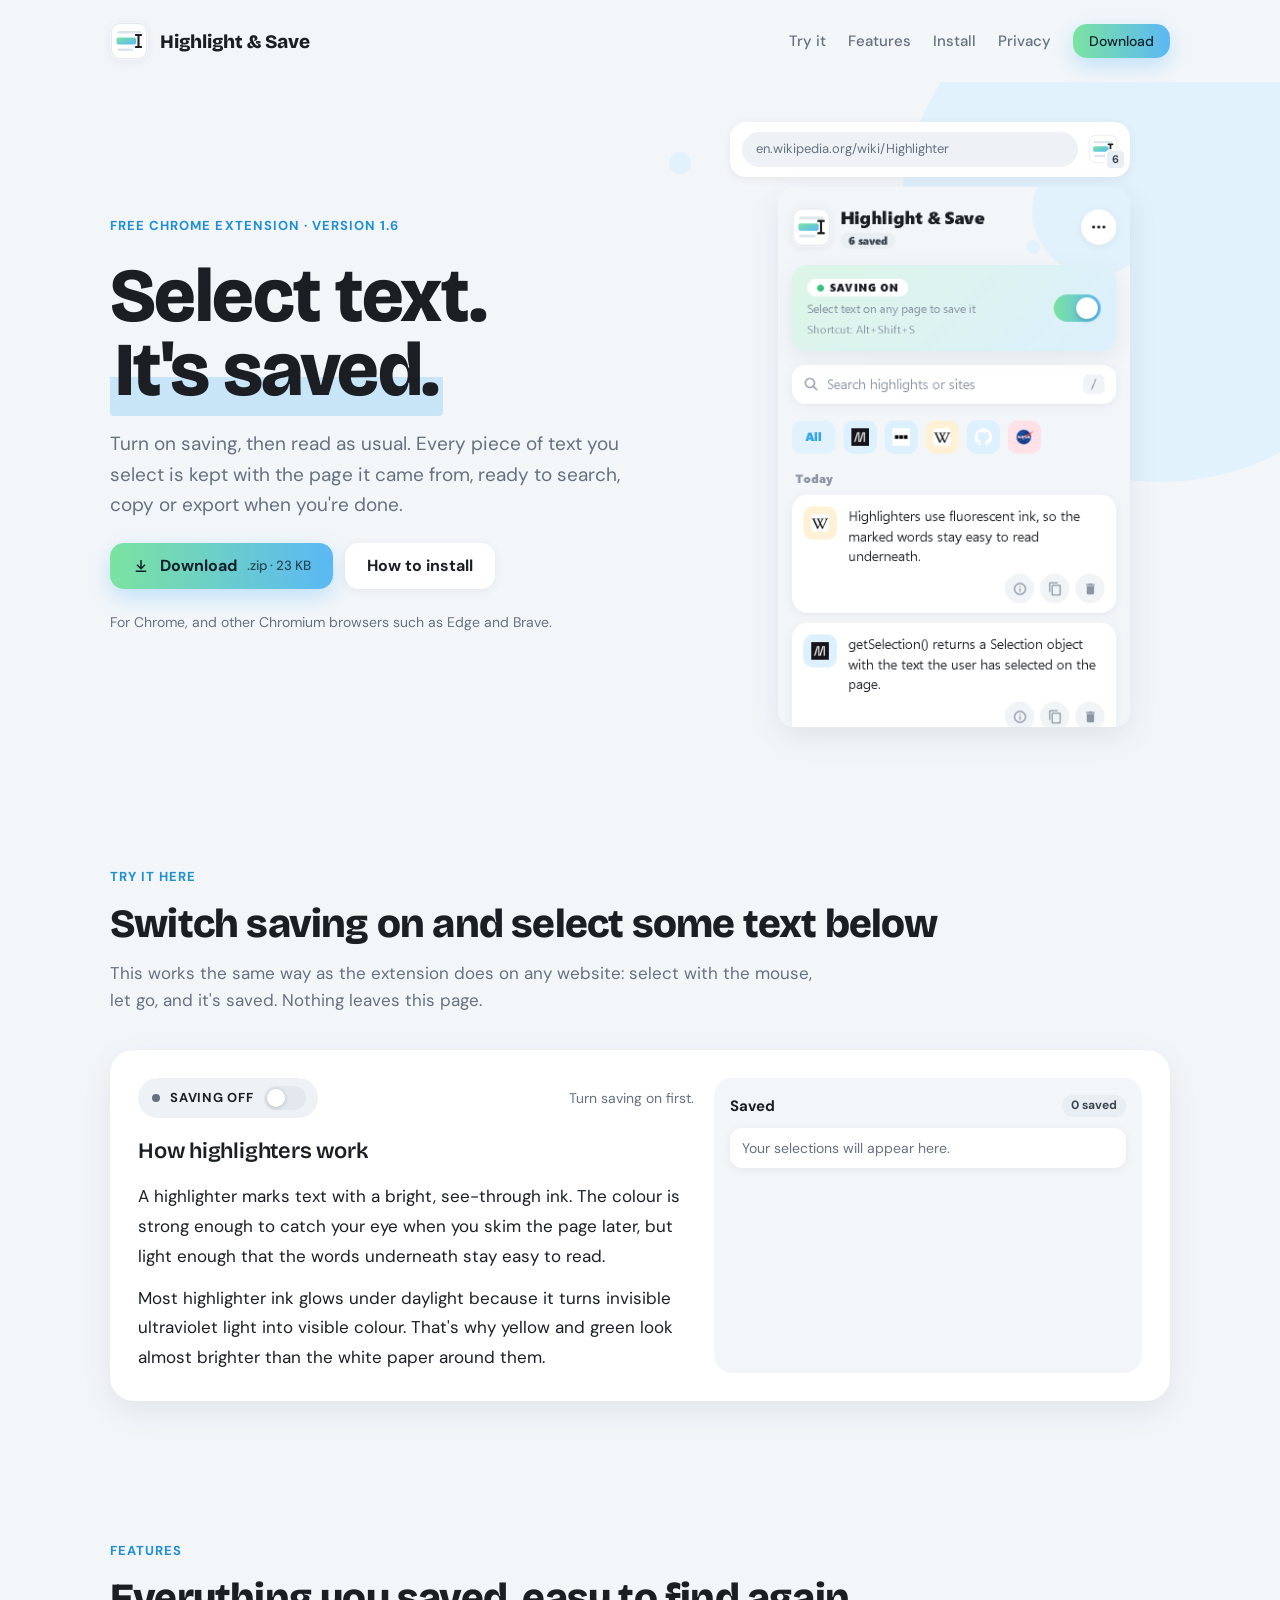
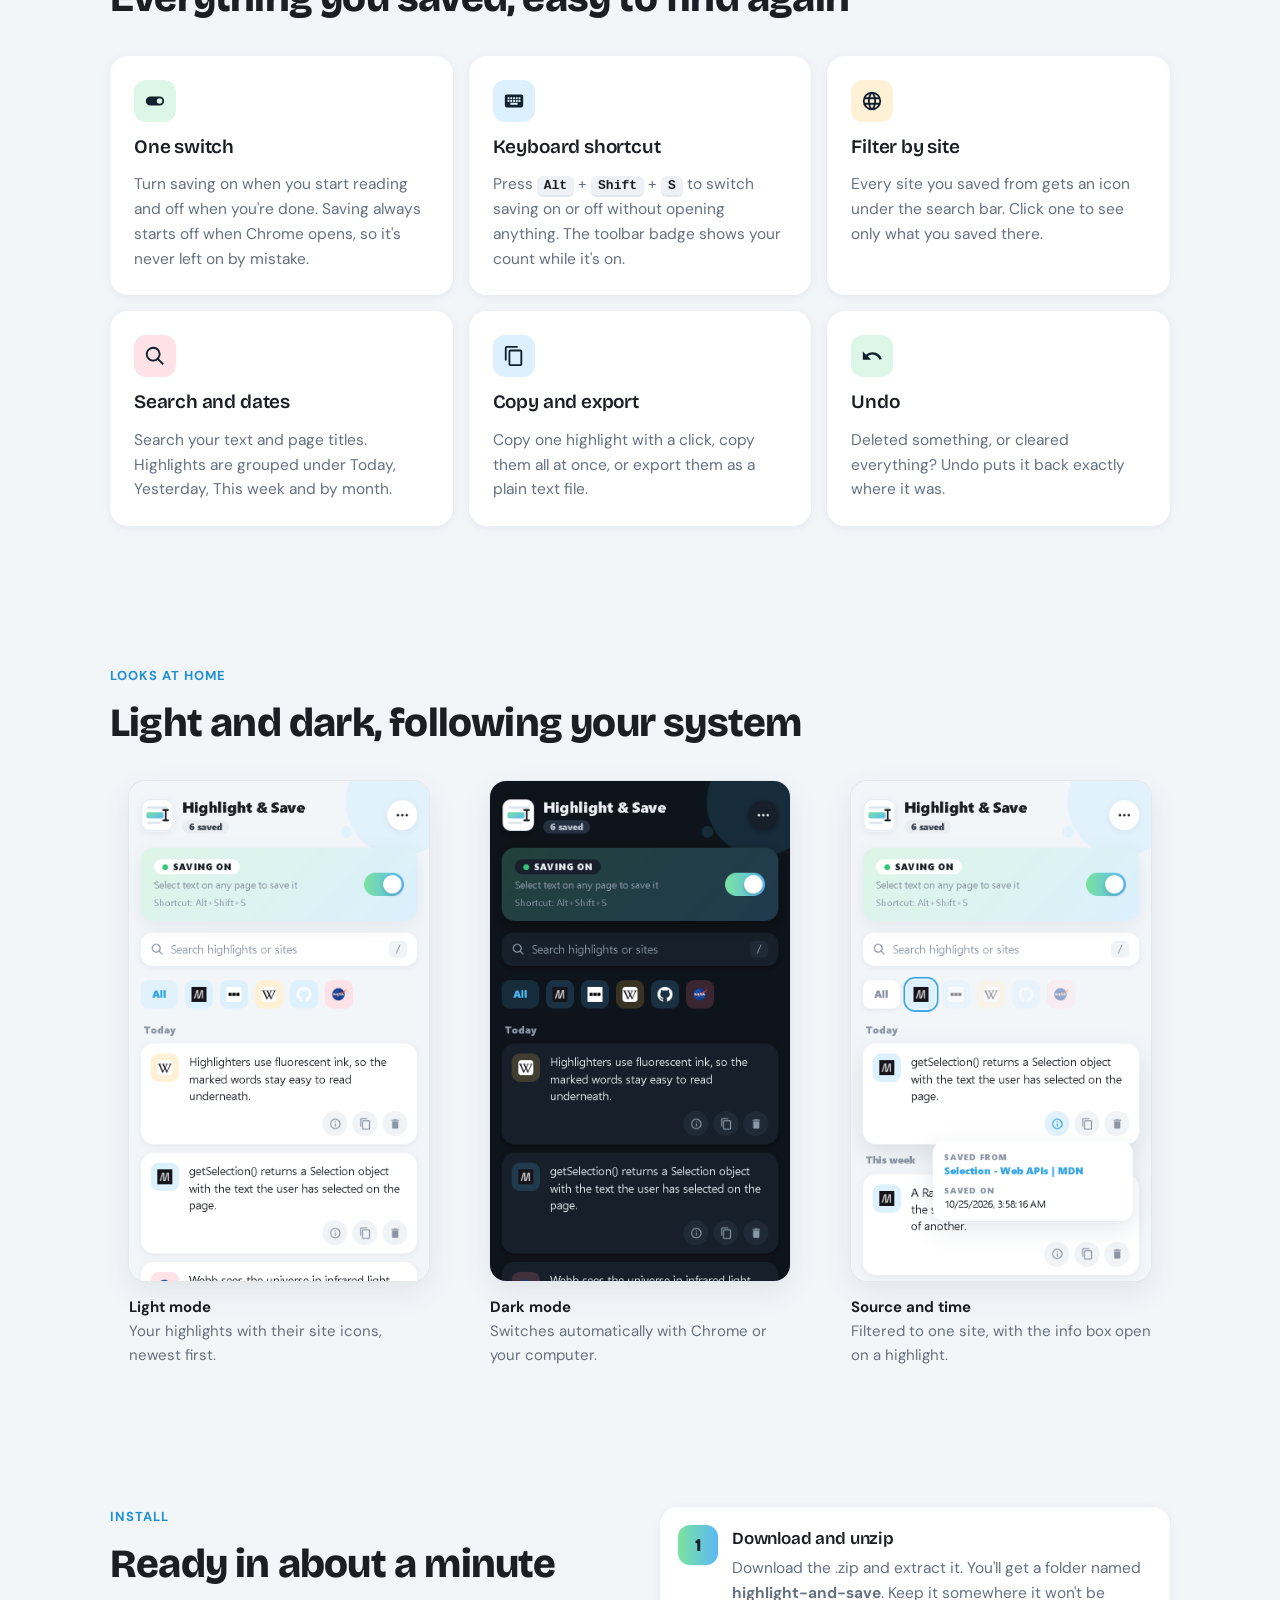
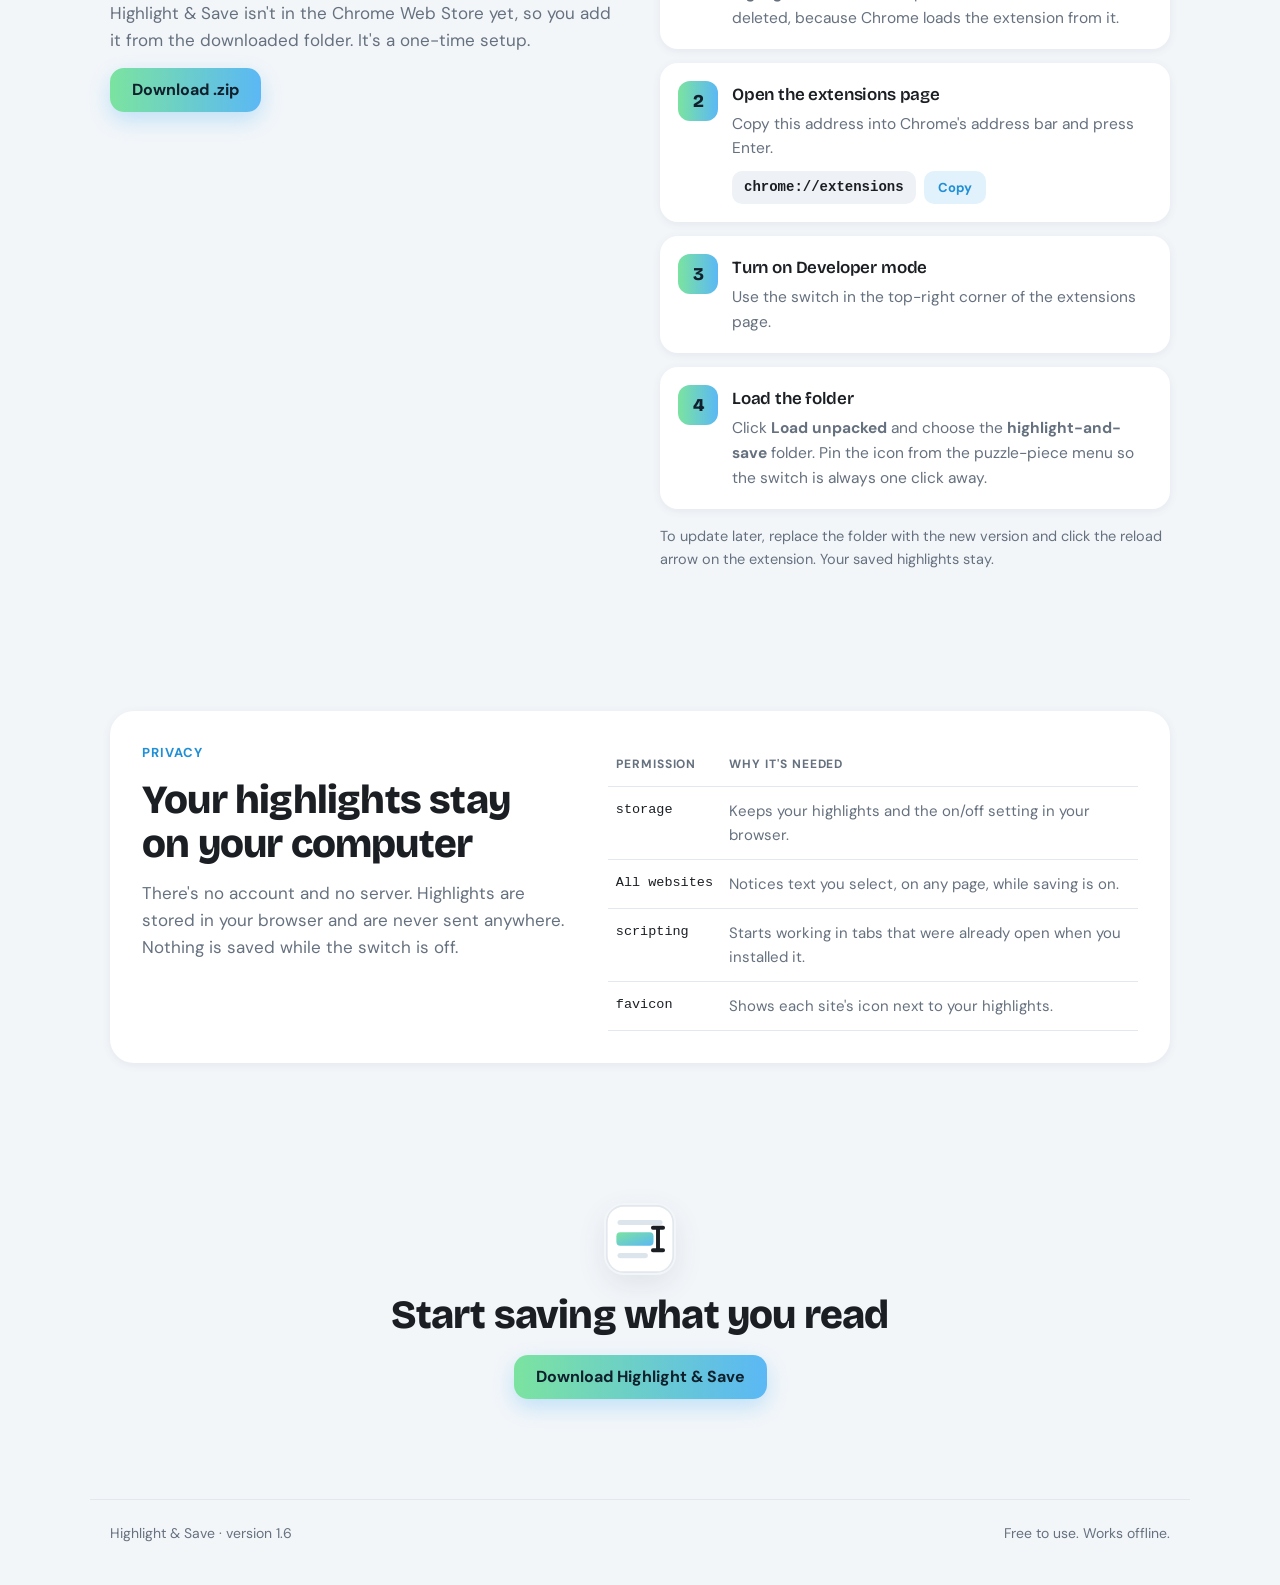
<file: website/index.html>
<!doctype html>
<html lang="en">
<head>
<meta charset="utf-8">
<meta name="viewport" content="width=device-width, initial-scale=1, viewport-fit=cover">
<title>Highlight &amp; Save</title>
<meta name="description" content="A free Chrome extension: switch it on, select text on any page, and it's saved with its source. Search, filter by site, copy and export later.">
<link rel="icon" href="images/icon.svg" type="image/svg+xml">
<link rel="preconnect" href="https://fonts.googleapis.com">
<link rel="preconnect" href="https://fonts.gstatic.com" crossorigin>
<link rel="stylesheet" href="https://fonts.googleapis.com/css2?family=Bricolage+Grotesque:opsz,wght@12..96,600;12..96,800&family=DM+Sans:opsz,wght@9..40,400;9..40,500;9..40,700&display=swap">
<style>
  /* Layout: one centred column; the hero pairs copy with a toolbar-and-popup mock, then a live demo, features, install steps and privacy */
  :root {
    --bg: #f3f6f9;
    --surface: #ffffff;
    --surface-2: #eef2f6;
    --text: #1b1f24;
    --muted: #66717f;
    --line: #e2e8ee;
    --accent: #1f8fd6;
    --accent-soft: #e2f2fc;
    --mint: #7be3a0;
    --sky: #5bb8f5;
    --gradient: linear-gradient(90deg, var(--mint), var(--sky));
    --mark: rgba(91, 184, 245, 0.28);
    --shadow: 0 10px 30px rgba(30, 60, 90, 0.09);
    --shadow-small: 0 2px 10px rgba(30, 60, 90, 0.07);
    --font-display: "Bricolage Grotesque", "Segoe UI", system-ui, sans-serif;
    --font-body: "DM Sans", "Segoe UI", system-ui, sans-serif;
    --font-mono: ui-monospace, "Cascadia Mono", Consolas, monospace;
    --radius: 18px;
    color-scheme: light;
  }
  @media (prefers-color-scheme: dark) {
    :root:not([data-theme="light"]) {
      --bg: #0e141b; --surface: #17202a; --surface-2: #1f2a36; --text: #e8eef4; --muted: #95a2b1;
      --line: #253140; --accent: #5cc0f6; --accent-soft: rgba(77, 182, 242, 0.15); --mark: rgba(91, 184, 245, 0.3);
      --shadow: 0 10px 30px rgba(0, 0, 0, 0.4); --shadow-small: 0 2px 10px rgba(0, 0, 0, 0.3);
      color-scheme: dark;
    }
  }
  :root[data-theme="dark"] {
    --bg: #0e141b; --surface: #17202a; --surface-2: #1f2a36; --text: #e8eef4; --muted: #95a2b1;
    --line: #253140; --accent: #5cc0f6; --accent-soft: rgba(77, 182, 242, 0.15); --mark: rgba(91, 184, 245, 0.3);
    --shadow: 0 10px 30px rgba(0, 0, 0, 0.4); --shadow-small: 0 2px 10px rgba(0, 0, 0, 0.3);
    color-scheme: dark;
  }

  * { box-sizing: border-box; }
  html { scroll-behavior: smooth; }
  body {
    margin: 0;
    background: var(--bg);
    color: var(--text);
    font: 17px/1.6 var(--font-body);
  }
  ::selection { background: var(--mark); }
  a { color: var(--accent); }
  img { max-width: 100%; display: block; }
  :focus-visible { outline: 3px solid var(--sky); outline-offset: 3px; border-radius: 6px; }

  .wrap {
    width: 100%;
    max-width: 1100px;
    margin: 0 auto;
    padding-left: max(20px, env(safe-area-inset-left, 0px));
    padding-right: max(20px, env(safe-area-inset-right, 0px));
  }

  h1, h2, h3 { font-family: var(--font-display); text-wrap: balance; margin: 0; letter-spacing: -0.02em; }
  h2 { font-size: clamp(28px, 4vw, 40px); line-height: 1.1; font-weight: 800; }
  h3 { font-size: 19px; font-weight: 600; letter-spacing: -0.01em; }
  p { margin: 0; }
  .lead { color: var(--muted); max-width: 60ch; }
  .eyebrow {
    font-size: 13px; font-weight: 700; letter-spacing: 0.08em; text-transform: uppercase; color: var(--accent);
  }

  /* Buttons */
  .button {
    display: inline-flex; align-items: center; gap: 10px;
    padding: 14px 22px; border-radius: 14px; border: none;
    font: 700 16px/1 var(--font-body); text-decoration: none; cursor: pointer;
    transition: transform 0.15s, box-shadow 0.15s;
  }
  .button.primary { color: #10202c; background: var(--gradient); box-shadow: 0 8px 22px rgba(91, 184, 245, 0.35); }
  .button.primary:hover { transform: translateY(-2px); box-shadow: 0 12px 28px rgba(91, 184, 245, 0.45); }
  .button.secondary { color: var(--text); background: var(--surface); box-shadow: var(--shadow-small); }
  .button.secondary:hover { transform: translateY(-2px); }
  .button small { font-weight: 500; opacity: 0.75; }

  /* Header */
  .site-header { padding-block: 22px; }
  .site-header .wrap { display: flex; align-items: center; justify-content: space-between; gap: 16px; }
  .brand { display: flex; align-items: center; gap: 12px; text-decoration: none; color: var(--text); font: 800 19px var(--font-display); }
  .brand img { width: 38px; height: 38px; border-radius: 10px; box-shadow: var(--shadow-small); }
  .nav { display: flex; align-items: center; gap: 22px; }
  .nav a { color: var(--muted); text-decoration: none; font-weight: 500; font-size: 15px; }
  .nav a:hover { color: var(--text); }
  .nav .button { padding: 10px 16px; font-size: 14px; color: #10202c; }
  @media (max-width: 720px) { .nav a:not(.button) { display: none; } }

  /* Hero */
  .hero { padding-block: 40px 70px; position: relative; overflow: hidden; }
  .hero::before, .hero::after {
    content: ""; position: absolute; border-radius: 50%; background: var(--accent-soft); z-index: 0; pointer-events: none;
  }
  .hero::before { width: 520px; height: 520px; right: -140px; top: -120px; }
  .hero::after { width: 22px; height: 22px; right: 46%; top: 70px; }
  .hero .wrap { position: relative; z-index: 1; display: grid; grid-template-columns: minmax(0, 1.05fr) minmax(0, 0.95fr); gap: 48px; align-items: center; }
  @media (max-width: 880px) { .hero .wrap { grid-template-columns: minmax(0, 1fr); } }
  .hero-copy { display: flex; flex-direction: column; gap: 22px; }
  .hero h1 { font-size: clamp(42px, 7vw, 76px); line-height: 0.98; font-weight: 800; }
  .hero h1 .marked {
    background: linear-gradient(transparent 58%, var(--mark) 58%);
    padding: 0 0.06em; border-radius: 4px;
  }
  .hero .lead { font-size: 19px; }
  .actions { display: flex; flex-wrap: wrap; gap: 12px; }
  .compat { font-size: 14px; color: var(--muted); }

  /* Browser toolbar + popup mock */
  .mock { position: relative; justify-self: center; width: min(400px, 100%); }
  .toolbar {
    display: flex; align-items: center; gap: 10px; padding: 10px 12px;
    background: var(--surface); border-radius: 16px; box-shadow: var(--shadow-small);
  }
  .address {
    flex: 1; min-width: 0; padding: 7px 14px; border-radius: 999px; background: var(--surface-2);
    color: var(--muted); font-size: 13px; white-space: nowrap; overflow: hidden; text-overflow: ellipsis;
  }
  .ext-icon { position: relative; width: 30px; height: 30px; flex-shrink: 0; }
  .ext-icon img { width: 30px; height: 30px; border-radius: 8px; }
  .badge {
    position: absolute; right: -8px; bottom: -6px; min-width: 20px; padding: 0 5px; border-radius: 6px;
    background: #e9eef3; color: #3a4450; font: 700 11px/17px var(--font-body); text-align: center;
    border: 2px solid var(--surface); transition: transform 0.2s;
  }
  .badge.bump { transform: scale(1.25); }
  /* Only the top of the popup, so the hero stays compact */
  .popup-shot {
    margin: 10px 0 0 auto; width: 88%; max-height: 540px; object-fit: cover; object-position: top;
    border-radius: 16px; box-shadow: var(--shadow);
  }

  section { padding-block: 70px; }
  .section-head { display: flex; flex-direction: column; gap: 14px; margin-bottom: 36px; }

  /* Live demo */
  .demo {
    display: grid; grid-template-columns: minmax(0, 1.3fr) minmax(0, 1fr); gap: 20px;
    background: var(--surface); border-radius: 24px; box-shadow: var(--shadow); padding: 28px;
  }
  @media (max-width: 820px) { .demo { grid-template-columns: minmax(0, 1fr); padding: 20px; } }
  .demo-page { display: flex; flex-direction: column; gap: 14px; }
  .demo-bar { display: flex; align-items: center; justify-content: space-between; gap: 12px; flex-wrap: wrap; }
  .demo-article { font-size: 17px; line-height: 1.75; display: flex; flex-direction: column; gap: 12px; }
  .demo-article h3 { font-size: 22px; }
  .demo-hint { font-size: 14px; color: var(--muted); }
  .switch-row {
    display: inline-flex; align-items: center; gap: 10px; padding: 8px 12px 8px 14px; border-radius: 999px;
    background: var(--surface-2); font-size: 13px; font-weight: 700; letter-spacing: 0.06em; text-transform: uppercase; cursor: pointer;
  }
  .switch-row input { position: absolute; opacity: 0; pointer-events: none; }
  .switch { position: relative; width: 42px; height: 24px; border-radius: 999px; background: var(--line); transition: background 0.2s; }
  .switch::after {
    content: ""; position: absolute; top: 3px; left: 3px; width: 18px; height: 18px; border-radius: 50%;
    background: #fff; box-shadow: 0 1px 4px rgba(0, 0, 0, 0.2); transition: transform 0.2s;
  }
  .switch-row input:checked + .switch { background: var(--gradient); }
  .switch-row input:checked + .switch::after { transform: translateX(18px); }
  .switch-row input:focus-visible + .switch { outline: 3px solid var(--sky); outline-offset: 2px; }
  .dot { width: 8px; height: 8px; border-radius: 50%; background: var(--muted); }
  .switch-row.on .dot { background: #34c77b; box-shadow: 0 0 0 4px rgba(52, 199, 123, 0.2); }
  .saved-panel { background: var(--bg); border-radius: 18px; padding: 16px; display: flex; flex-direction: column; gap: 10px; min-width: 0; }
  .saved-panel header { display: flex; justify-content: space-between; align-items: center; font-weight: 700; font-size: 15px; }
  .count { font-size: 12px; font-weight: 700; padding: 1px 9px; border-radius: 999px; background: #e9eef3; color: #3a4450; }
  .saved-list { list-style: none; margin: 0; padding: 0; display: flex; flex-direction: column; gap: 8px; }
  .saved-list li {
    background: var(--surface); border-radius: 12px; padding: 10px 12px; font-size: 14px; line-height: 1.45;
    box-shadow: var(--shadow-small); overflow-wrap: anywhere; animation: drop-in 0.25s ease-out;
  }
  .saved-list li.example { color: var(--muted); }
  @keyframes drop-in { from { transform: translateY(-6px); opacity: 0.4; } }

  /* Features */
  .features { display: grid; grid-template-columns: repeat(3, minmax(0, 1fr)); gap: 16px; }
  @media (max-width: 900px) { .features { grid-template-columns: repeat(2, minmax(0, 1fr)); } }
  @media (max-width: 560px) { .features { grid-template-columns: minmax(0, 1fr); } }
  .feature { background: var(--surface); border-radius: var(--radius); padding: 24px; box-shadow: var(--shadow-small); display: flex; flex-direction: column; gap: 10px; }
  .feature p { color: var(--muted); font-size: 15.5px; }
  .feature-icon { width: 42px; height: 42px; border-radius: 12px; display: grid; place-items: center; color: #10202c; }
  .tint-mint { background: #dcf6e7; } .tint-sky { background: #ddf0fd; } .tint-peach { background: #fff1d6; } .tint-pink { background: #ffe2e8; }
  kbd {
    font: 600 13px var(--font-mono); padding: 2px 7px; border-radius: 6px; background: var(--surface-2); color: var(--text);
    border-bottom: 2px solid var(--line); white-space: nowrap;
  }

  /* Screens */
  .screens { display: grid; grid-template-columns: repeat(3, minmax(0, 1fr)); gap: 22px; align-items: start; }
  @media (max-width: 820px) { .screens { grid-template-columns: minmax(0, 1fr); max-width: 380px; margin: 0 auto; } }
  /* All three popups the same size (their real 360 x 600), centred in each column */
  .screens figure { margin: 0; display: flex; flex-direction: column; align-items: center; gap: 14px; }
  .screens img {
    width: 100%; max-width: 300px; height: auto; aspect-ratio: 360 / 600;
    border-radius: 16px; box-shadow: 0 0 0 1px var(--line), var(--shadow);
  }
  .screens figcaption { width: 100%; max-width: 300px; font-size: 15px; color: var(--muted); }
  .screens figcaption strong { color: var(--text); display: block; }

  /* Install */
  .install { display: grid; grid-template-columns: minmax(0, 1fr) minmax(0, 1fr); gap: 40px; align-items: start; }
  @media (max-width: 860px) { .install { grid-template-columns: minmax(0, 1fr); } }
  .steps { list-style: none; margin: 0; padding: 0; display: flex; flex-direction: column; gap: 14px; counter-reset: step; }
  .steps li {
    counter-increment: step; display: grid; grid-template-columns: 40px minmax(0, 1fr); gap: 14px; align-items: start;
    background: var(--surface); border-radius: var(--radius); padding: 18px; box-shadow: var(--shadow-small);
  }
  .steps li::before {
    content: counter(step); width: 40px; height: 40px; border-radius: 12px; display: grid; place-items: center;
    font: 800 18px var(--font-display); color: #10202c; background: var(--gradient);
  }
  .steps h3 { font-size: 17px; margin-bottom: 4px; }
  .steps p { color: var(--muted); font-size: 15.5px; }
  .copy-field { display: flex; gap: 8px; margin-top: 10px; flex-wrap: wrap; }
  .copy-field code {
    font: 600 14px var(--font-mono); padding: 8px 12px; border-radius: 10px; background: var(--surface-2); user-select: all;
  }
  .copy-field button {
    font: 700 13px var(--font-body); padding: 8px 14px; border-radius: 10px; border: none; cursor: pointer;
    background: var(--accent-soft); color: var(--accent);
  }
  .note { margin-top: 16px; font-size: 14.5px; color: var(--muted); }

  /* Privacy */
  .privacy { background: var(--surface); border-radius: 24px; padding: 32px; box-shadow: var(--shadow-small); display: grid; grid-template-columns: minmax(0, 0.9fr) minmax(0, 1.1fr); gap: 32px; }
  @media (max-width: 860px) { .privacy { grid-template-columns: minmax(0, 1fr); padding: 22px; } }
  .perm-table { width: 100%; border-collapse: collapse; font-size: 15px; }
  .perm-table th, .perm-table td { text-align: left; padding: 12px 8px; border-bottom: 1px solid var(--line); vertical-align: top; }
  .perm-table th { font-size: 12px; text-transform: uppercase; letter-spacing: 0.08em; color: var(--muted); font-weight: 700; }
  .perm-table td:first-child { font-family: var(--font-mono); font-size: 13.5px; white-space: nowrap; }
  .perm-table td:last-child { color: var(--muted); }
  .table-scroll { overflow-x: auto; }

  /* Final call and footer */
  .cta { text-align: center; display: flex; flex-direction: column; align-items: center; gap: 18px; }
  .cta img { width: 72px; height: 72px; border-radius: 20px; box-shadow: var(--shadow); }
  footer { padding-block: 30px 40px; color: var(--muted); font-size: 14px; }
  footer .wrap { display: flex; justify-content: space-between; gap: 12px; flex-wrap: wrap; border-top: 1px solid var(--line); padding-top: 22px; }

  @media (prefers-reduced-motion: reduce) {
    * { animation: none !important; transition: none !important; }
    html { scroll-behavior: auto; }
  }
</style>
</head>
<body>

<header class="site-header">
  <div class="wrap">
    <a class="brand" href="#top"><img src="images/icon.svg" alt="">Highlight &amp; Save</a>
    <nav class="nav" aria-label="Page">
      <a href="#try">Try it</a>
      <a href="#features">Features</a>
      <a href="#install">Install</a>
      <a href="#privacy">Privacy</a>
      <a class="button primary" href="highlight-and-save-1.6.zip" download>Download</a>
    </nav>
  </div>
</header>

<main id="top">
  <section class="hero">
    <div class="wrap">
      <div class="hero-copy">
        <span class="eyebrow">Free Chrome extension · version 1.6</span>
        <h1>Select text. <span class="marked">It's saved.</span></h1>
        <p class="lead">Turn on saving, then read as usual. Every piece of text you select is kept with the page it came from, ready to search, copy or export when you're done.</p>
        <div class="actions">
          <a class="button primary" href="highlight-and-save-1.6.zip" download>
            <svg width="18" height="18" viewBox="0 0 24 24" aria-hidden="true"><path fill="currentColor" d="M11 4h2v9.2l3.6-3.6 1.4 1.4-6 6-6-6 1.4-1.4 3.6 3.6zM5 18h14v2H5z"/></svg>
            Download <small>.zip · 23 KB</small>
          </a>
          <a class="button secondary" href="#install">How to install</a>
        </div>
        <p class="compat">For Chrome, and other Chromium browsers such as Edge and Brave.</p>
      </div>

      <div class="mock" aria-label="The extension in the Chrome toolbar, with its popup open">
        <div class="toolbar">
          <span class="address">en.wikipedia.org/wiki/Highlighter</span>
          <span class="ext-icon"><img src="images/icon.svg" alt=""><span class="badge" id="hero-badge">6</span></span>
        </div>
        <picture>
          <source srcset="images/popup-dark.png" media="(prefers-color-scheme: dark)">
          <img class="popup-shot" src="images/popup-light.png" width="720" height="1200" alt="The Highlight & Save popup: saving is on, six saved highlights grouped under Today, with site icons for Wikipedia, MDN, NASA, GitHub and BBC.">
        </picture>
      </div>
    </div>
  </section>

  <section id="try">
    <div class="wrap">
      <div class="section-head">
        <span class="eyebrow">Try it here</span>
        <h2>Switch saving on and select some text below</h2>
        <p class="lead">This works the same way as the extension does on any website: select with the mouse, let go, and it's saved. Nothing leaves this page.</p>
      </div>

      <div class="demo">
        <div class="demo-page">
          <div class="demo-bar">
            <label class="switch-row" id="demo-switch-row">
              <span class="dot"></span>
              <span id="demo-switch-label">Saving off</span>
              <input type="checkbox" id="demo-switch">
              <span class="switch" aria-hidden="true"></span>
            </label>
            <span class="demo-hint" id="demo-hint">Turn saving on first.</span>
          </div>
          <article class="demo-article" id="demo-article">
            <h3>How highlighters work</h3>
            <p>A highlighter marks text with a bright, see-through ink. The colour is strong enough to catch your eye when you skim the page later, but light enough that the words underneath stay easy to read.</p>
            <p>Most highlighter ink glows under daylight because it turns invisible ultraviolet light into visible colour. That's why yellow and green look almost brighter than the white paper around them.</p>
          </article>
        </div>
        <div class="saved-panel" aria-live="polite">
          <header><span>Saved</span><span class="count" id="demo-count">0 saved</span></header>
          <ul class="saved-list" id="demo-list">
            <li class="example">Your selections will appear here.</li>
          </ul>
        </div>
      </div>
    </div>
  </section>

  <section id="features">
    <div class="wrap">
      <div class="section-head">
        <span class="eyebrow">Features</span>
        <h2>Everything you saved, easy to find again</h2>
      </div>
      <div class="features">
        <article class="feature">
          <span class="feature-icon tint-mint"><svg width="22" height="22" viewBox="0 0 24 24" aria-hidden="true"><path fill="currentColor" d="M17 7H7a5 5 0 0 0 0 10h10a5 5 0 0 0 0-10zm0 8a3 3 0 1 1 0-6 3 3 0 0 1 0 6z"/></svg></span>
          <h3>One switch</h3>
          <p>Turn saving on when you start reading and off when you're done. Saving always starts off when Chrome opens, so it's never left on by mistake.</p>
        </article>
        <article class="feature">
          <span class="feature-icon tint-sky"><svg width="22" height="22" viewBox="0 0 24 24" aria-hidden="true"><path fill="currentColor" d="M20 5H4a2 2 0 0 0-2 2v10a2 2 0 0 0 2 2h16a2 2 0 0 0 2-2V7a2 2 0 0 0-2-2zm-9 3h2v2h-2zm0 3h2v2h-2zM8 8h2v2H8zm0 3h2v2H8zm-3 0h2v2H5zm0-3h2v2H5zm11 8H8v-2h8zm0-3h-2v-2h2zm0-3h-2V8h2zm3 3h-2v-2h2zm0-3h-2V8h2z"/></svg></span>
          <h3>Keyboard shortcut</h3>
          <p>Press <kbd>Alt</kbd> + <kbd>Shift</kbd> + <kbd>S</kbd> to switch saving on or off without opening anything. The toolbar badge shows your count while it's on.</p>
        </article>
        <article class="feature">
          <span class="feature-icon tint-peach"><svg width="22" height="22" viewBox="0 0 24 24" aria-hidden="true"><path fill="currentColor" d="M12 2a10 10 0 1 0 0 20 10 10 0 0 0 0-20zm6.9 6h-2.9a15.7 15.7 0 0 0-1.4-3.6A8 8 0 0 1 18.9 8zM12 4a14 14 0 0 1 1.9 4h-3.8A14 14 0 0 1 12 4zM4.3 14a8.2 8.2 0 0 1 0-4h3.4a16.5 16.5 0 0 0 0 4zm.8 2h2.9a15.7 15.7 0 0 0 1.4 3.6A8 8 0 0 1 5.1 16zM8 8H5.1a8 8 0 0 1 4.3-3.6A15.7 15.7 0 0 0 8 8zm4 12a14 14 0 0 1-1.9-4h3.8A14 14 0 0 1 12 20zm2.3-6H9.7a14.7 14.7 0 0 1 0-4h4.6a14.7 14.7 0 0 1 0 4zm.3 5.6a15.7 15.7 0 0 0 1.4-3.6h2.9a8 8 0 0 1-4.3 3.6zm1.7-5.6a16.5 16.5 0 0 0 0-4h3.4a8.2 8.2 0 0 1 0 4z"/></svg></span>
          <h3>Filter by site</h3>
          <p>Every site you saved from gets an icon under the search bar. Click one to see only what you saved there.</p>
        </article>
        <article class="feature">
          <span class="feature-icon tint-pink"><svg width="22" height="22" viewBox="0 0 24 24" aria-hidden="true"><path fill="currentColor" d="M10 2a8 8 0 0 1 6.3 12.9l5.4 5.4-1.4 1.4-5.4-5.4A8 8 0 1 1 10 2zm0 2a6 6 0 1 0 0 12 6 6 0 0 0 0-12z"/></svg></span>
          <h3>Search and dates</h3>
          <p>Search your text and page titles. Highlights are grouped under Today, Yesterday, This week and by month.</p>
        </article>
        <article class="feature">
          <span class="feature-icon tint-sky"><svg width="22" height="22" viewBox="0 0 24 24" aria-hidden="true"><path fill="currentColor" d="M16 1H4a2 2 0 0 0-2 2v14h2V3h12zm3 4H8a2 2 0 0 0-2 2v14a2 2 0 0 0 2 2h11a2 2 0 0 0 2-2V7a2 2 0 0 0-2-2zm0 16H8V7h11z"/></svg></span>
          <h3>Copy and export</h3>
          <p>Copy one highlight with a click, copy them all at once, or export them as a plain text file.</p>
        </article>
        <article class="feature">
          <span class="feature-icon tint-mint"><svg width="22" height="22" viewBox="0 0 24 24" aria-hidden="true"><path fill="currentColor" d="M12.5 8c-2.7 0-5.1 1-7 2.6L2 7v9h9l-3.6-3.6A8 8 0 0 1 20.2 16l2.4-.8A10.5 10.5 0 0 0 12.5 8z"/></svg></span>
          <h3>Undo</h3>
          <p>Deleted something, or cleared everything? Undo puts it back exactly where it was.</p>
        </article>
      </div>
    </div>
  </section>

  <section id="screens">
    <div class="wrap">
      <div class="section-head">
        <span class="eyebrow">Looks at home</span>
        <h2>Light and dark, following your system</h2>
      </div>
      <div class="screens">
        <figure>
          <img src="images/popup-light.png" width="720" height="1200" alt="The popup in light mode, with saved highlights from several sites.">
          <figcaption><strong>Light mode</strong>Your highlights with their site icons, newest first.</figcaption>
        </figure>
        <figure>
          <img src="images/popup-dark.png" width="720" height="1200" alt="The same popup in dark mode.">
          <figcaption><strong>Dark mode</strong>Switches automatically with Chrome or your computer.</figcaption>
        </figure>
        <figure>
          <img src="images/popup-filter.png" width="720" height="1200" alt="The popup filtered to one site, with the info box showing the source page and the time it was saved.">
          <figcaption><strong>Source and time</strong>Filtered to one site, with the info box open on a highlight.</figcaption>
        </figure>
      </div>
    </div>
  </section>

  <section id="install">
    <div class="wrap install">
      <div class="section-head">
        <span class="eyebrow">Install</span>
        <h2>Ready in about a minute</h2>
        <p class="lead">Highlight &amp; Save isn't in the Chrome Web Store yet, so you add it from the downloaded folder. It's a one-time setup.</p>
        <div class="actions">
          <a class="button primary" href="highlight-and-save-1.6.zip" download>Download .zip</a>
        </div>
      </div>
      <div>
        <ol class="steps">
          <li>
            <div>
              <h3>Download and unzip</h3>
              <p>Download the .zip and extract it. You'll get a folder named <strong>highlight-and-save</strong>. Keep it somewhere it won't be deleted, because Chrome loads the extension from it.</p>
            </div>
          </li>
          <li>
            <div>
              <h3>Open the extensions page</h3>
              <p>Copy this address into Chrome's address bar and press Enter.</p>
              <div class="copy-field">
                <code id="ext-address">chrome://extensions</code>
                <button type="button" id="copy-address">Copy</button>
              </div>
            </div>
          </li>
          <li>
            <div>
              <h3>Turn on Developer mode</h3>
              <p>Use the switch in the top-right corner of the extensions page.</p>
            </div>
          </li>
          <li>
            <div>
              <h3>Load the folder</h3>
              <p>Click <strong>Load unpacked</strong> and choose the <strong>highlight-and-save</strong> folder. Pin the icon from the puzzle-piece menu so the switch is always one click away.</p>
            </div>
          </li>
        </ol>
        <p class="note">To update later, replace the folder with the new version and click the reload arrow on the extension. Your saved highlights stay.</p>
      </div>
    </div>
  </section>

  <section id="privacy">
    <div class="wrap">
      <div class="privacy">
        <div class="section-head" style="margin-bottom: 0">
          <span class="eyebrow">Privacy</span>
          <h2>Your highlights stay on your computer</h2>
          <p class="lead">There's no account and no server. Highlights are stored in your browser and are never sent anywhere. Nothing is saved while the switch is off.</p>
        </div>
        <div class="table-scroll">
          <table class="perm-table">
            <thead><tr><th>Permission</th><th>Why it's needed</th></tr></thead>
            <tbody>
              <tr><td>storage</td><td>Keeps your highlights and the on/off setting in your browser.</td></tr>
              <tr><td>All websites</td><td>Notices text you select, on any page, while saving is on.</td></tr>
              <tr><td>scripting</td><td>Starts working in tabs that were already open when you installed it.</td></tr>
              <tr><td>favicon</td><td>Shows each site's icon next to your highlights.</td></tr>
            </tbody>
          </table>
        </div>
      </div>
    </div>
  </section>

  <section>
    <div class="wrap cta">
      <img src="images/icon.svg" alt="">
      <h2>Start saving what you read</h2>
      <a class="button primary" href="highlight-and-save-1.6.zip" download>Download Highlight &amp; Save</a>
    </div>
  </section>
</main>

<footer>
  <div class="wrap">
    <span>Highlight &amp; Save · version 1.6</span>
    <span>Free to use. Works offline.</span>
  </div>
</footer>

<script>
  // Copy chrome://extensions (web pages can't link to it)
  const copyButton = document.getElementById("copy-address");
  copyButton.addEventListener("click", async () => {
    const text = document.getElementById("ext-address").textContent;
    try {
      await navigator.clipboard.writeText(text);
      copyButton.textContent = "Copied";
    } catch {
      const range = document.createRange();
      range.selectNodeContents(document.getElementById("ext-address"));
      getSelection().removeAllRanges();
      getSelection().addRange(range);
      copyButton.textContent = "Press Ctrl+C";
    }
    setTimeout(() => (copyButton.textContent = "Copy"), 1800);
  });

  // Live demo: while the switch is on, text selected in the article is "saved"
  const demoSwitch = document.getElementById("demo-switch");
  const switchRow = document.getElementById("demo-switch-row");
  const switchLabel = document.getElementById("demo-switch-label");
  const hint = document.getElementById("demo-hint");
  const article = document.getElementById("demo-article");
  const list = document.getElementById("demo-list");
  const count = document.getElementById("demo-count");
  const heroBadge = document.getElementById("hero-badge");
  let saved = 0;
  let lastSaved = "";

  demoSwitch.addEventListener("change", () => {
    const on = demoSwitch.checked;
    switchRow.classList.toggle("on", on);
    switchLabel.textContent = on ? "Saving on" : "Saving off";
    hint.textContent = on ? "Now select a few words in the text below." : "Turn saving on first.";
  });

  article.addEventListener("mouseup", () => {
    if (!demoSwitch.checked) return;
    const text = getSelection().toString().trim();
    if (!text || text === lastSaved) return;
    lastSaved = text;
    if (!saved) list.innerHTML = "";
    saved++;
    const item = document.createElement("li");
    item.textContent = text;
    list.prepend(item);
    count.textContent = `${saved} saved`;
    heroBadge.textContent = String(6 + saved);
    heroBadge.classList.add("bump");
    setTimeout(() => heroBadge.classList.remove("bump"), 200);
    hint.textContent = "Saved. The selection stays, just like in the extension.";
  });
</script>
</body>
</html>
</file>
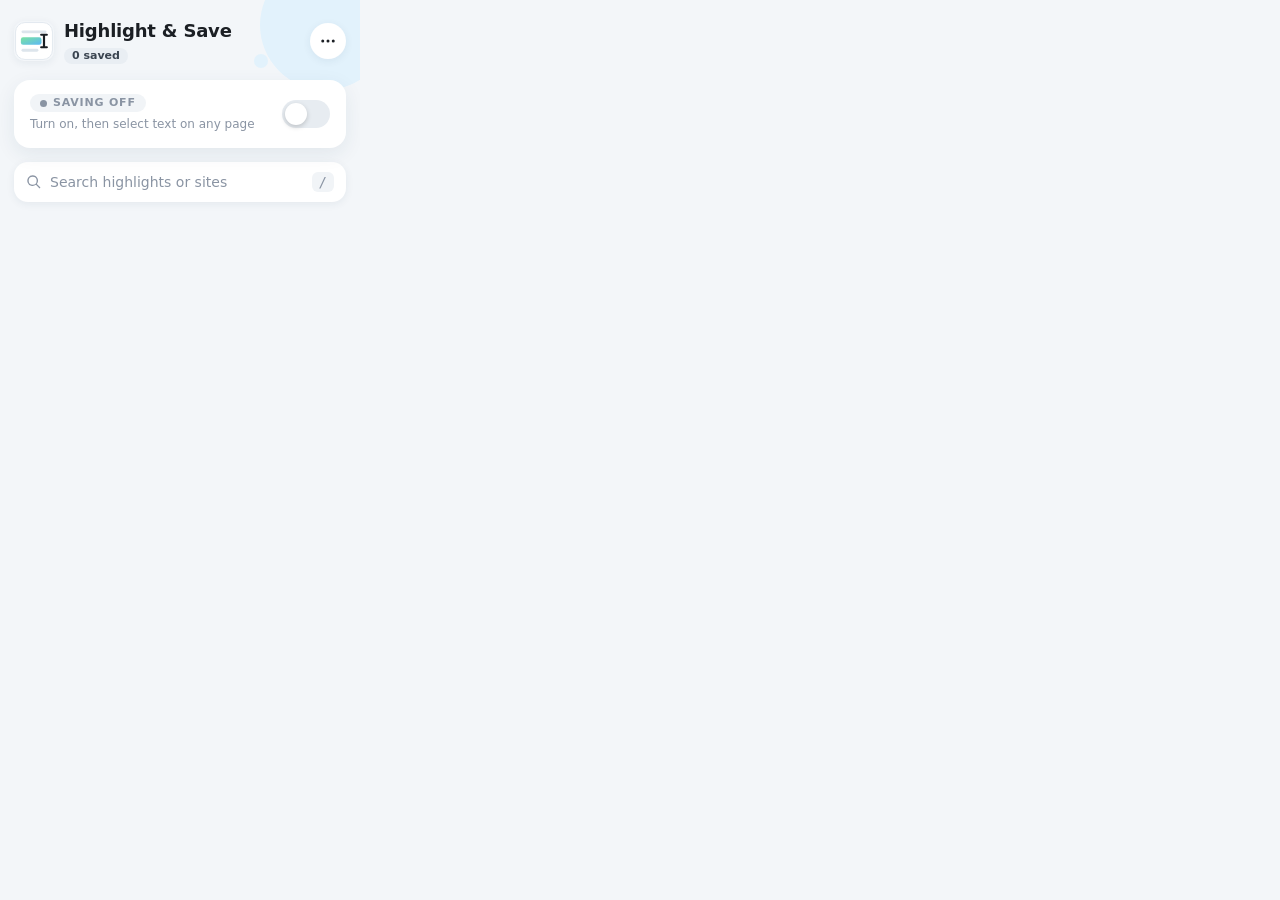
<file: HighlightAndSave/popup.html>
<!DOCTYPE html>
<html>
<head>
  <meta charset="utf-8">
  <title>Highlight & Save</title>
  <link rel="stylesheet" href="styles.css">
</head>
<body>
  <div class="app">
    <!-- Soft bubbles behind the header -->
    <div class="deco deco-bubble-large" aria-hidden="true"></div>
    <div class="deco deco-bubble-small" aria-hidden="true"></div>

    <header class="header">
      <div class="brand">
        <img class="logo" src="icons/icon.svg" alt="" width="40" height="40">
        <div>
          <h1>Highlight &amp; Save</h1>
          <span class="count-pill" id="count">0 saved</span>
        </div>
      </div>
      <div class="menu-wrap">
        <button class="round-button" id="menu-button" aria-label="More actions" aria-haspopup="menu" aria-expanded="false" title="More actions">
          <svg viewBox="0 0 24 24" width="18" height="18" aria-hidden="true"><path fill="currentColor" d="M5 10a2 2 0 1 0 0 4 2 2 0 0 0 0-4zm7 0a2 2 0 1 0 0 4 2 2 0 0 0 0-4zm7 0a2 2 0 1 0 0 4 2 2 0 0 0 0-4z"/></svg>
        </button>
        <div class="menu" id="menu" role="menu" hidden>
          <button role="menuitem" id="copy-all">Copy all</button>
          <button role="menuitem" id="export-highlights">Export as .txt</button>
          <button role="menuitem" id="remove-duplicates">Remove duplicates</button>
          <button role="menuitem" id="clear-highlights" class="danger">Clear all</button>
        </div>
      </div>
    </header>

    <label class="saving-card" id="saving-card">
      <input type="checkbox" id="saving-toggle">
      <span class="saving-text">
        <span class="status-pill"><span class="dot"></span><span id="saving-label">Saving off</span></span>
        <span class="saving-hint" id="saving-hint">Turn on, then select text on any page</span>
        <span class="saving-shortcut" id="saving-shortcut" hidden></span>
      </span>
      <span class="switch" aria-hidden="true"></span>
    </label>

    <div class="search">
      <svg viewBox="0 0 24 24" width="16" height="16" aria-hidden="true"><path fill="currentColor" d="M10 2a8 8 0 0 1 6.3 12.9l5.4 5.4-1.4 1.4-5.4-5.4A8 8 0 1 1 10 2zm0 2a6 6 0 1 0 0 12 6 6 0 0 0 0-12z"/></svg>
      <input type="text" id="search-bar" placeholder="Search highlights or sites" aria-label="Search highlights">
      <kbd id="search-key" title="Press / to search">/</kbd>
      <button id="clear-search" class="clear-search" aria-label="Clear search" hidden>
        <svg viewBox="0 0 24 24" width="14" height="14" aria-hidden="true"><path fill="currentColor" d="m6.4 5 5.6 5.6L17.6 5 19 6.4 13.4 12l5.6 5.6-1.4 1.4-5.6-5.6L6.4 19 5 17.6l5.6-5.6L5 6.4z"/></svg>
      </button>
    </div>

    <!-- One icon per site you've saved from; click one to show only its highlights -->
    <div id="site-bar-wrap" class="site-bar-wrap" hidden>
      <button id="site-scroll-left" class="site-scroll left" aria-label="Show earlier sites" title="Show earlier sites" hidden>
        <svg viewBox="0 0 24 24" width="16" height="16" aria-hidden="true"><path fill="currentColor" d="M15.4 7.4 14 6l-6 6 6 6 1.4-1.4-4.6-4.6z"/></svg>
      </button>
      <div id="site-bar" class="site-bar" role="toolbar" aria-label="Filter by site"></div>
      <button id="site-scroll-right" class="site-scroll right" aria-label="Show more sites" title="Show more sites" hidden>
        <svg viewBox="0 0 24 24" width="16" height="16" aria-hidden="true"><path fill="currentColor" d="M8.6 16.6 10 18l6-6-6-6-1.4 1.4 4.6 4.6z"/></svg>
      </button>
    </div>

    <div id="empty-state" class="empty" hidden>
      <svg viewBox="0 0 120 90" width="120" height="90" aria-hidden="true">
        <circle class="fill-pink" cx="98" cy="18" r="10"/>
        <path class="stroke-blue" d="M6 78c6-8 12 8 18 0s12 8 18 0" fill="none"/>
        <rect class="fill-surface" x="22" y="12" width="64" height="70" rx="6"/>
        <rect class="fill-yellow" x="30" y="26" width="40" height="8" rx="2"/>
        <rect class="fill-muted" x="30" y="42" width="48" height="5" rx="2"/>
        <rect class="fill-muted" x="30" y="53" width="36" height="5" rx="2"/>
        <rect class="fill-muted" x="30" y="64" width="44" height="5" rx="2"/>
        <g transform="rotate(35 88 52)">
          <rect class="fill-yellow" x="80" y="30" width="16" height="40" rx="3"/>
          <path class="fill-ink" d="M82 70h12l-3 9h-6z"/>
        </g>
      </svg>
      <p class="empty-title">Nothing saved yet</p>
      <p class="empty-hint">Turn on saving above, then select text on any page.</p>
    </div>
    <p id="no-matches" class="no-matches" hidden></p>

    <ul id="highlights-list"></ul>
  </div>

  <div class="toast" id="toast" role="status" aria-live="polite" hidden>
    <span id="toast-text"></span>
    <button id="toast-undo" class="toast-undo" hidden>Undo</button>
  </div>

  <script src="popup.js"></script>
</body>
</html>
</file>
<file: HighlightAndSave/styles.css>
/* Soft, clean popup: white cards with gentle shadows, sky-blue accent */

:root {
  --bg: #f3f6f9;
  --surface: #ffffff;
  --surface-2: #f1f4f7; /* Buttons and fields on a card */
  --text: #1b1f24;
  --muted: #8a94a3;
  --line: #e7ecf1;
  --accent: #2fa4e7;
  --accent-soft: #e2f2fc;
  --gradient: linear-gradient(90deg, #7be3a0, #5bb8f5);
  --danger: #ff6b6b;
  --danger-soft: #ffe8e8;
  --badge-bg: #e9eef3;
  --badge-text: #3a4450;
  /* Pastel tints for site icons */
  --yellow: #fff1d6;
  --pink: #ffe2e8;
  --blue: #ddf0fd;
  --green: #dcf6e7;
  --shadow: 0 6px 20px rgba(30, 60, 90, 0.08);
  --shadow-hover: 0 10px 28px rgba(30, 60, 90, 0.12);
  --shadow-small: 0 2px 8px rgba(30, 60, 90, 0.07);
  --radius: 16px;
  color-scheme: light;
}

@media (prefers-color-scheme: dark) {
  :root {
    --bg: #0e141b;
    --surface: #17202a;
    --surface-2: #1f2a36;
    --text: #e8eef4;
    --muted: #8c99a8;
    --line: #253140;
    --accent: #4db6f2;
    --accent-soft: rgba(77, 182, 242, 0.15);
    --danger-soft: rgba(255, 107, 107, 0.15);
    --badge-bg: #253140;
    --badge-text: #b4bfcb;
    --yellow: rgba(255, 193, 77, 0.18);
    --pink: rgba(255, 120, 150, 0.18);
    --blue: rgba(77, 182, 242, 0.18);
    --green: rgba(90, 220, 150, 0.18);
    --shadow: 0 6px 20px rgba(0, 0, 0, 0.35);
    --shadow-hover: 0 10px 28px rgba(0, 0, 0, 0.45);
    --shadow-small: 0 2px 8px rgba(0, 0, 0, 0.3);
    color-scheme: dark;
  }
}

* {
  box-sizing: border-box;
}

body {
  margin: 0;
  width: 360px;
  background-color: var(--bg);
  color: var(--text);
  font: 14px/1.45 "Segoe UI", system-ui, -apple-system, sans-serif;
}

button {
  font: inherit;
  color: inherit;
  cursor: pointer;
}

:focus-visible {
  outline: 3px solid var(--accent-soft);
  outline-offset: 1px;
  box-shadow: 0 0 0 1px var(--accent);
}

.app {
  position: relative;
  padding: 18px 14px 24px;
  overflow: hidden; /* Keeps the bubbles inside */
}

/* Soft bubbles */
.deco {
  position: absolute;
  border-radius: 50%;
  background-color: var(--accent-soft);
  pointer-events: none;
}

.deco-bubble-large {
  top: -40px;
  right: -30px;
  width: 130px;
  height: 130px;
}

.deco-bubble-small {
  top: 54px;
  right: 92px;
  width: 14px;
  height: 14px;
}

/* Header */
.header {
  position: relative;
  display: flex;
  align-items: center;
  justify-content: space-between;
  margin-bottom: 16px;
}

.brand {
  display: flex;
  align-items: center;
  gap: 10px;
}

/* Same drawing as the toolbar icon (icons/icon.svg) */
.logo {
  display: block;
  width: 40px;
  height: 40px;
  border-radius: 10px;
  box-shadow: var(--shadow-small);
}

h1 {
  margin: 0;
  font-size: 18px;
  font-weight: 700;
  letter-spacing: -0.2px;
}

/* Same soft grey as the toolbar badge */
.count-pill {
  display: inline-block;
  margin-top: 1px;
  padding: 0 8px;
  font-size: 11px;
  font-weight: 600;
  color: var(--badge-text);
  background-color: var(--badge-bg);
  border-radius: 999px;
}

/* Round icon buttons */
.round-button,
.icon-button {
  display: grid;
  place-items: center;
  padding: 0;
  color: var(--muted);
  border: none;
  border-radius: 50%;
  transition: background-color 0.15s, color 0.15s, transform 0.1s;
}

.round-button {
  width: 36px;
  height: 36px;
  color: var(--text);
  background-color: var(--surface);
  box-shadow: var(--shadow-small);
}

.icon-button {
  width: 30px;
  height: 30px;
  background-color: var(--surface-2);
}

.round-button:hover,
.icon-button:hover {
  color: var(--accent);
  background-color: var(--accent-soft);
}

.round-button:active,
.icon-button:active {
  transform: scale(0.92);
}

.icon-button.danger:hover {
  color: var(--danger);
  background-color: var(--danger-soft);
}

/* "More" menu */
.menu-wrap {
  position: relative;
}

.menu {
  position: absolute;
  top: calc(100% + 8px);
  right: 0;
  z-index: 20;
  width: 184px;
  padding: 6px;
  background-color: var(--surface);
  border-radius: 14px;
  box-shadow: var(--shadow-hover);
}

.menu[hidden] {
  display: none;
}

.menu button {
  display: block;
  width: 100%;
  padding: 8px 10px;
  text-align: left;
  font-weight: 500;
  background: none;
  border: none;
  border-radius: 10px;
}

.menu button:hover {
  color: var(--accent);
  background-color: var(--accent-soft);
}

.menu button.danger {
  color: var(--danger);
}

.menu button.danger:hover {
  background-color: var(--danger-soft);
}

/* Saving switch card */
.saving-card {
  position: relative;
  display: flex;
  align-items: center;
  justify-content: space-between;
  gap: 12px;
  margin-bottom: 14px;
  padding: 14px 16px;
  background-color: var(--surface);
  border-radius: var(--radius);
  box-shadow: var(--shadow);
  cursor: pointer;
  transition: background 0.2s;
}

.saving-card.on {
  background: linear-gradient(135deg, var(--green), var(--blue)), var(--surface);
}

.saving-card input {
  position: absolute;
  opacity: 0;
  pointer-events: none;
}

.saving-text {
  display: flex;
  flex-direction: column;
  gap: 4px;
}

.status-pill {
  display: inline-flex;
  align-items: center;
  gap: 6px;
  align-self: flex-start;
  padding: 1px 10px;
  font-size: 11px;
  font-weight: 700;
  text-transform: uppercase;
  letter-spacing: 0.8px;
  color: var(--muted);
  background-color: var(--surface-2);
  border-radius: 999px;
}

.saving-card.on .status-pill {
  color: var(--text);
  background-color: var(--surface);
}

.dot {
  width: 7px;
  height: 7px;
  border-radius: 50%;
  background-color: var(--muted);
}

.saving-card.on .dot {
  background-color: #34c77b;
  animation: pulse 1.6s ease-in-out infinite;
}

@keyframes pulse {
  50% {
    box-shadow: 0 0 0 4px rgba(52, 199, 123, 0.25);
  }
}

.saving-hint {
  font-size: 12px;
  color: var(--muted);
}

.saving-shortcut {
  font-size: 11px;
  color: var(--muted);
}

.saving-shortcut[hidden] {
  display: none;
}

/* Row of site icons under the search bar, scrolls sideways when there are many */
.site-bar-wrap {
  position: relative;
  margin: -6px -4px 12px;
}

.site-bar-wrap[hidden] {
  display: none;
}

.site-bar {
  display: flex;
  align-items: center;
  gap: 8px;
  padding: 5px 4px;
  overflow-x: auto;
  scrollbar-width: none;
}

.site-bar::-webkit-scrollbar {
  display: none;
}

/* Fade the edge where more sites are hidden */
.site-bar.fade-right {
  -webkit-mask-image: linear-gradient(to right, #000 78%, transparent);
  mask-image: linear-gradient(to right, #000 78%, transparent);
}

.site-bar.fade-left {
  -webkit-mask-image: linear-gradient(to right, transparent, #000 22%);
  mask-image: linear-gradient(to right, transparent, #000 22%);
}

.site-bar.fade-left.fade-right {
  -webkit-mask-image: linear-gradient(to right, transparent, #000 22%, #000 78%, transparent);
  mask-image: linear-gradient(to right, transparent, #000 22%, #000 78%, transparent);
}

/* Arrows to scroll the site row */
.site-scroll {
  position: absolute;
  top: 50%;
  z-index: 2;
  display: grid;
  place-items: center;
  width: 28px;
  height: 28px;
  padding: 0;
  color: var(--text);
  background-color: var(--surface);
  border: none;
  border-radius: 50%;
  box-shadow: var(--shadow);
  transform: translateY(-50%);
  transition: color 0.15s, background-color 0.15s;
}

.site-scroll:hover {
  color: var(--accent);
  background-color: var(--accent-soft);
}

.site-scroll.left {
  left: 2px;
}

.site-scroll.right {
  right: 2px;
}

.site-scroll[hidden] {
  display: none;
}

.site-all {
  flex-shrink: 0;
  height: 34px;
  padding: 0 14px;
  font-size: 12px;
  font-weight: 600;
  color: var(--muted);
  background-color: var(--surface);
  border: none;
  border-radius: 10px;
  box-shadow: var(--shadow-small);
}

.site-all[aria-pressed="true"] {
  color: var(--accent);
  background-color: var(--accent-soft);
  box-shadow: none;
}

/* The chosen site gets a ring; the others fade back */
.site-bar .site-icon[aria-pressed="true"],
.site-bar .site-icon[aria-pressed="true"]:not(:disabled):hover {
  box-shadow: 0 0 0 2px var(--bg), 0 0 0 4px var(--accent);
}

.site-bar.filtering .site-icon[aria-pressed="false"] {
  opacity: 0.45;
}

.site-bar.filtering .site-icon[aria-pressed="false"]:hover {
  opacity: 1;
}

/* Switch */
.switch {
  position: relative;
  flex-shrink: 0;
  width: 48px;
  height: 28px;
  background-color: var(--line);
  border-radius: 999px;
  transition: background 0.2s;
}

.switch::after {
  content: "";
  position: absolute;
  top: 3px;
  left: 3px;
  width: 22px;
  height: 22px;
  background-color: #ffffff;
  border-radius: 50%;
  box-shadow: 0 2px 5px rgba(0, 0, 0, 0.18);
  transition: transform 0.2s;
}

.saving-card.on .switch {
  background: var(--gradient);
}

.saving-card.on .switch::after {
  transform: translateX(20px);
}

.saving-card input:focus-visible ~ .switch {
  outline: 3px solid var(--accent-soft);
  box-shadow: 0 0 0 1px var(--accent);
}

/* Search */
.search {
  display: flex;
  align-items: center;
  gap: 8px;
  margin-bottom: 18px;
  padding: 0 12px;
  color: var(--muted);
  background-color: var(--surface);
  border-radius: 14px;
  box-shadow: var(--shadow-small);
  transition: box-shadow 0.15s;
}

.search:focus-within {
  box-shadow: 0 0 0 3px var(--accent-soft), var(--shadow-small);
}

.search input {
  flex: 1;
  min-width: 0;
  padding: 10px 0;
  font: inherit;
  color: var(--text);
  background: none;
  border: none;
  outline: none;
}

.search input::placeholder {
  color: var(--muted);
}

kbd {
  padding: 0 7px;
  font: 600 11px/20px inherit;
  color: var(--muted);
  background-color: var(--surface-2);
  border-radius: 6px;
}

.search:focus-within kbd {
  display: none;
}

.clear-search {
  display: grid;
  place-items: center;
  padding: 2px;
  background: none;
  border: none;
  color: var(--muted);
}

.clear-search[hidden] {
  display: none;
}

/* Empty state and no matches */
.empty {
  padding: 22px 10px 6px;
  text-align: center;
}

.empty[hidden],
.no-matches[hidden] {
  display: none;
}

.empty svg {
  overflow: visible;
  filter: drop-shadow(0 6px 12px rgba(30, 60, 90, 0.1));
}

.fill-pink { fill: #ffb3c1; }
.fill-yellow { fill: #8fd3fa; }
.fill-surface { fill: var(--surface); }
.fill-muted { fill: var(--line); }
.fill-ink { fill: #5bb8f5; }
.stroke-blue { stroke: #7be3a0; stroke-width: 4; stroke-linecap: round; }

.empty-title {
  margin: 12px 0 2px;
  font-size: 16px;
  font-weight: 700;
}

.empty-hint,
.no-matches {
  margin: 0;
  color: var(--muted);
  font-size: 13px;
}

.no-matches {
  text-align: center;
  padding: 10px;
}

/* List */
ul {
  margin: 0;
  padding: 0;
  list-style: none;
}

.group-header {
  margin: 4px 4px 8px;
  font-size: 12px;
  font-weight: 600;
  color: var(--muted);
}

.card {
  position: relative; /* The info box is placed against the card */
  display: flex;
  gap: 12px;
  margin-bottom: 10px;
  padding: 12px 12px 10px;
  background-color: var(--surface);
  border-radius: var(--radius);
  box-shadow: var(--shadow-small);
  cursor: grab;
  transition: box-shadow 0.15s, transform 0.15s;
}

.card:hover {
  box-shadow: var(--shadow-hover);
}

.card.dragging {
  opacity: 0.6;
  transform: scale(0.98);
  cursor: grabbing;
}

/* Site icon: the site's favicon, or its first letter on a pastel tint */
.site-icon {
  position: relative;
  display: grid;
  place-items: center;
  flex-shrink: 0;
  width: 34px;
  height: 34px;
  overflow: hidden;
  padding: 0;
  font-weight: 700;
  color: var(--text);
  background-color: var(--icon-bg, var(--blue));
  border: none;
  border-radius: 10px;
  transition: box-shadow 0.15s;
}

/* Clicking a site icon filters to that site */
.site-icon:not(:disabled):hover {
  box-shadow: 0 0 0 3px var(--accent-soft);
}

.site-icon:disabled {
  cursor: default;
}

.site-icon img {
  position: absolute;
  inset: 0;
  margin: auto;
  width: 18px;
  height: 18px;
  opacity: 0;
}

.site-icon.has-image {
  color: transparent;
}

.site-icon.has-image img {
  opacity: 1;
}

.card-body {
  flex: 1;
  min-width: 0;
}

.card-text {
  margin: 0;
  overflow-wrap: anywhere;
  white-space: pre-line;
  display: -webkit-box;
  -webkit-line-clamp: 3;
  -webkit-box-orient: vertical;
  overflow: hidden;
}

.card-text.expanded {
  display: block;
}

.card-footer {
  display: flex;
  align-items: center;
  justify-content: space-between;
  margin-top: 8px;
}

.more-button {
  padding: 0;
  font-size: 12px;
  font-weight: 600;
  color: var(--accent);
  background: none;
  border: none;
}

.more-button:hover {
  text-decoration: underline;
}

.more-button[hidden] {
  visibility: hidden;
  display: block;
}

.card-actions {
  display: flex;
  gap: 6px;
}

/* Info box with the source page and save time */
.info-popover {
  display: none;
  position: absolute;
  top: calc(100% - 4px);
  right: 8px;
  z-index: 10;
  width: 240px;
  padding: 12px 14px;
  font-size: 12px;
  background-color: var(--surface);
  border-radius: 14px;
  box-shadow: var(--shadow-hover);
  cursor: default;
}

/* The last card opens upward so the box isn't cut off at the bottom */
.card:last-child .info-popover {
  top: auto;
  bottom: calc(100% - 4px);
}

.info:hover .info-popover,
.info.open .info-popover {
  display: block;
}

.info.open .icon-button {
  color: var(--accent);
  background-color: var(--accent-soft);
}

.info-label {
  display: block;
  font-size: 10px;
  font-weight: 600;
  text-transform: uppercase;
  letter-spacing: 0.8px;
  color: var(--muted);
}

.info-popover a {
  display: block;
  margin-bottom: 8px;
  font-weight: 600;
  color: var(--accent);
  text-decoration: none;
  overflow-wrap: anywhere;
}

.info-popover a:hover {
  text-decoration: underline;
}

/* Toast */
.toast {
  position: fixed;
  left: 14px;
  right: 14px;
  bottom: 14px;
  z-index: 30;
  display: flex;
  align-items: center;
  justify-content: space-between;
  gap: 10px;
  padding: 10px 14px;
  font-weight: 500;
  color: #ffffff;
  background-color: #1b1f24;
  border-radius: 14px;
  box-shadow: 0 10px 28px rgba(0, 0, 0, 0.25);
  animation: toast-in 0.2s ease-out;
}

@media (prefers-color-scheme: dark) {
  .toast {
    background-color: var(--surface-2);
  }
}

.toast[hidden] {
  display: none;
}

@keyframes toast-in {
  from {
    transform: translateY(12px);
    opacity: 0;
  }
}

.toast-undo {
  padding: 3px 12px;
  font-weight: 700;
  color: #1b1f24;
  background: var(--gradient);
  border: none;
  border-radius: 999px;
}

.toast-undo[hidden] {
  display: none;
}

@media (prefers-reduced-motion: reduce) {
  * {
    animation: none !important;
    transition: none !important;
  }
}
</file>
